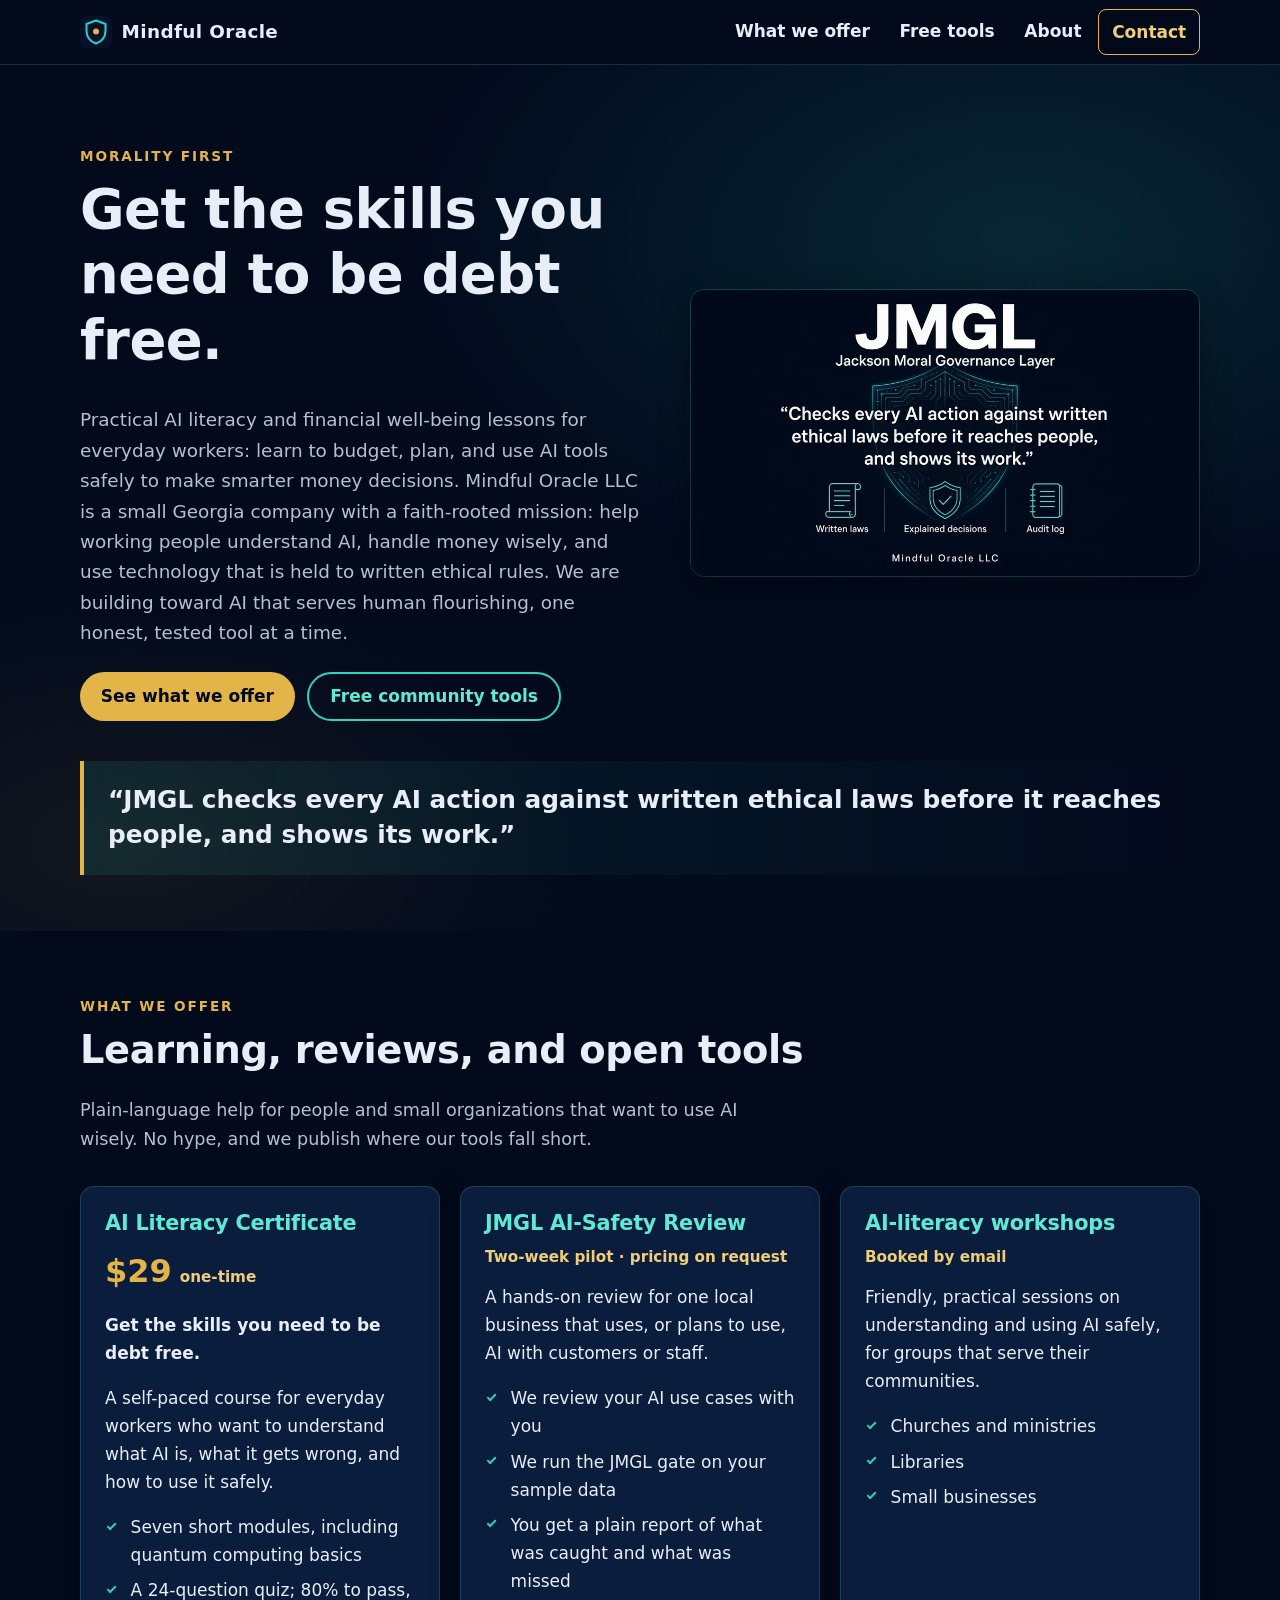
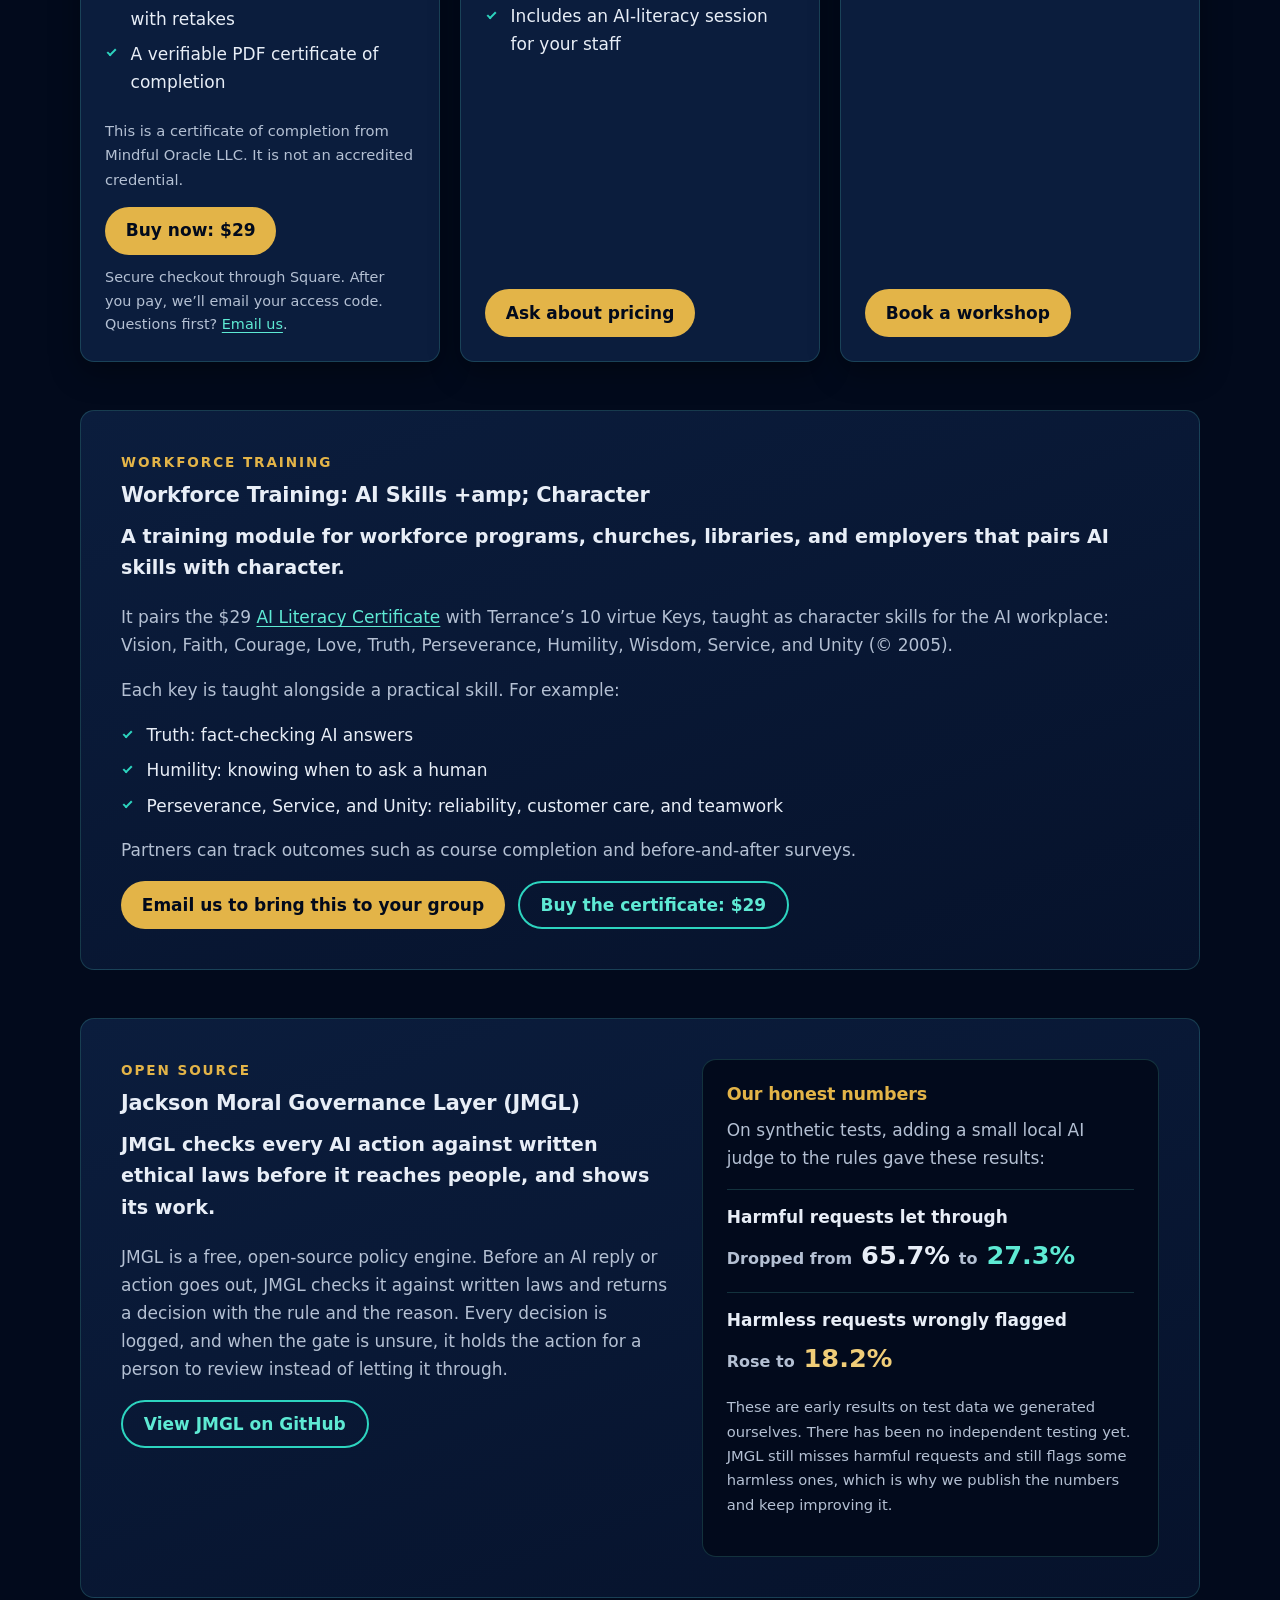
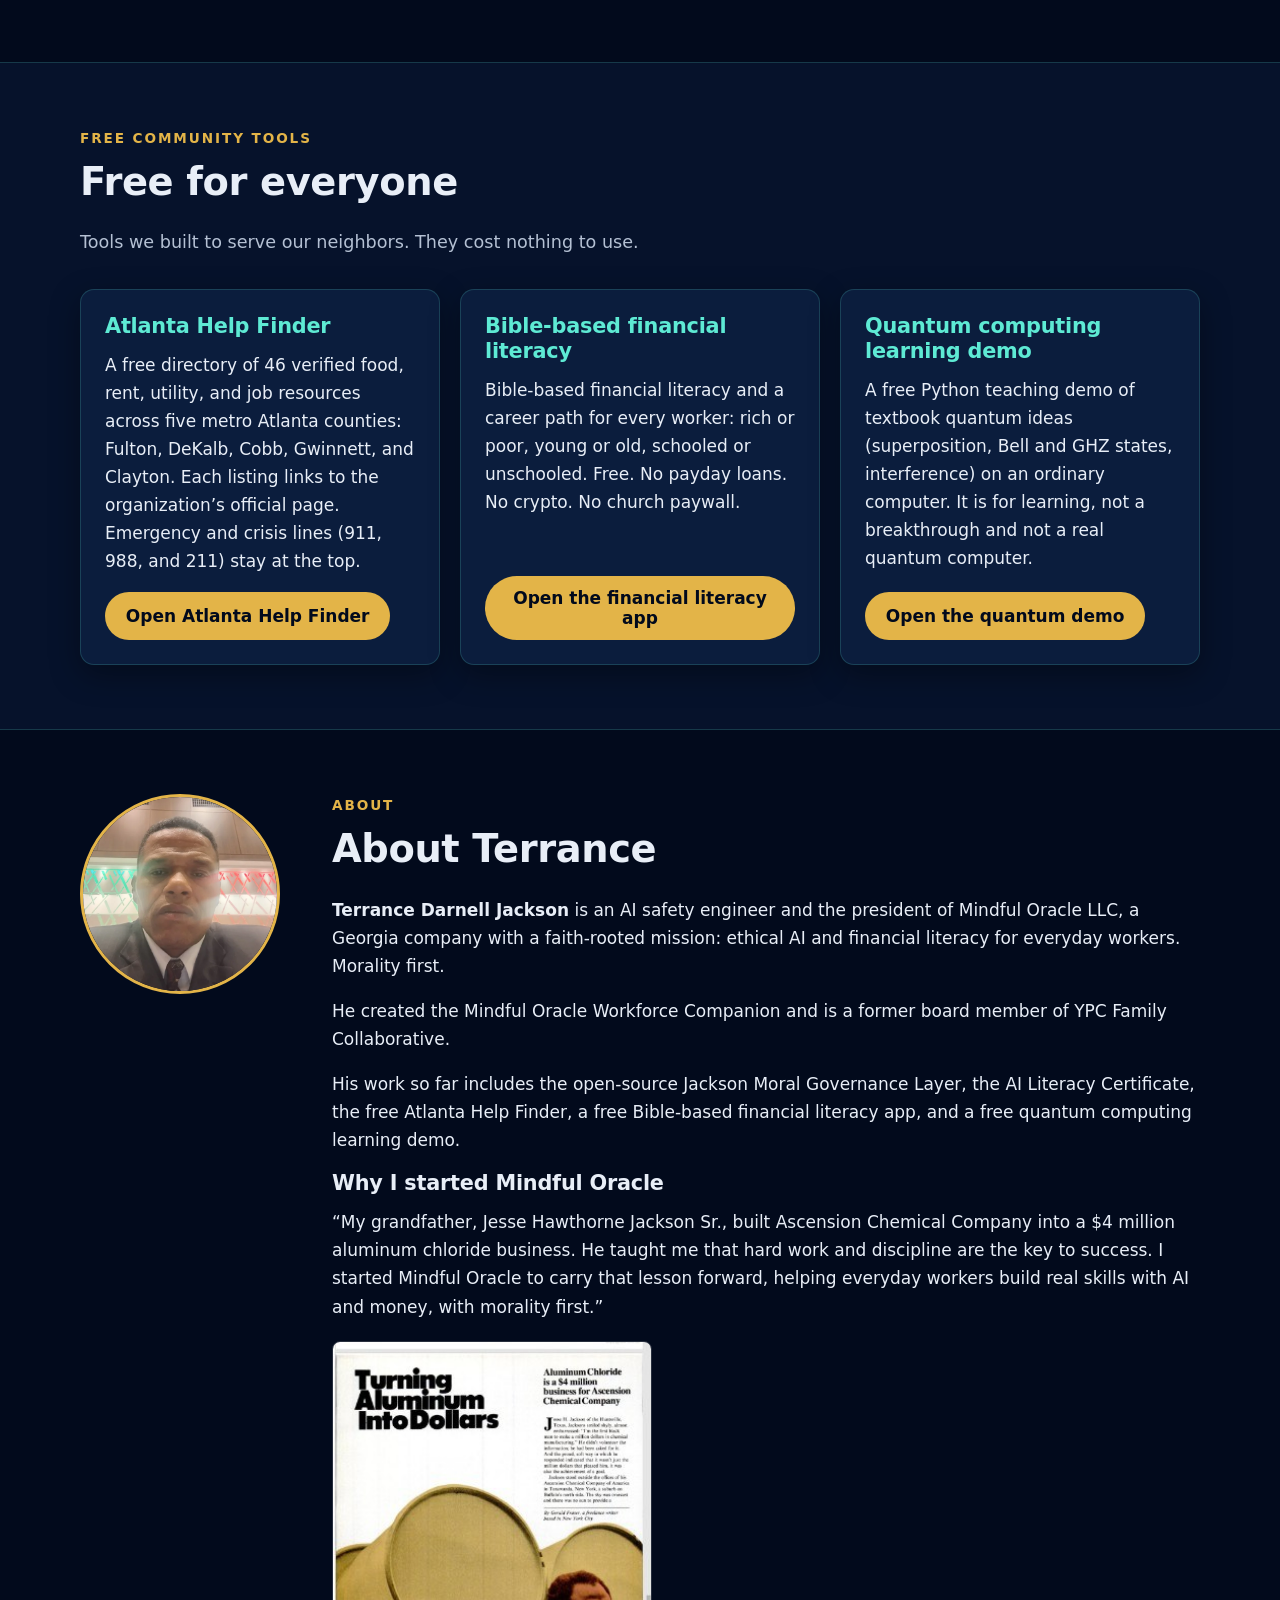
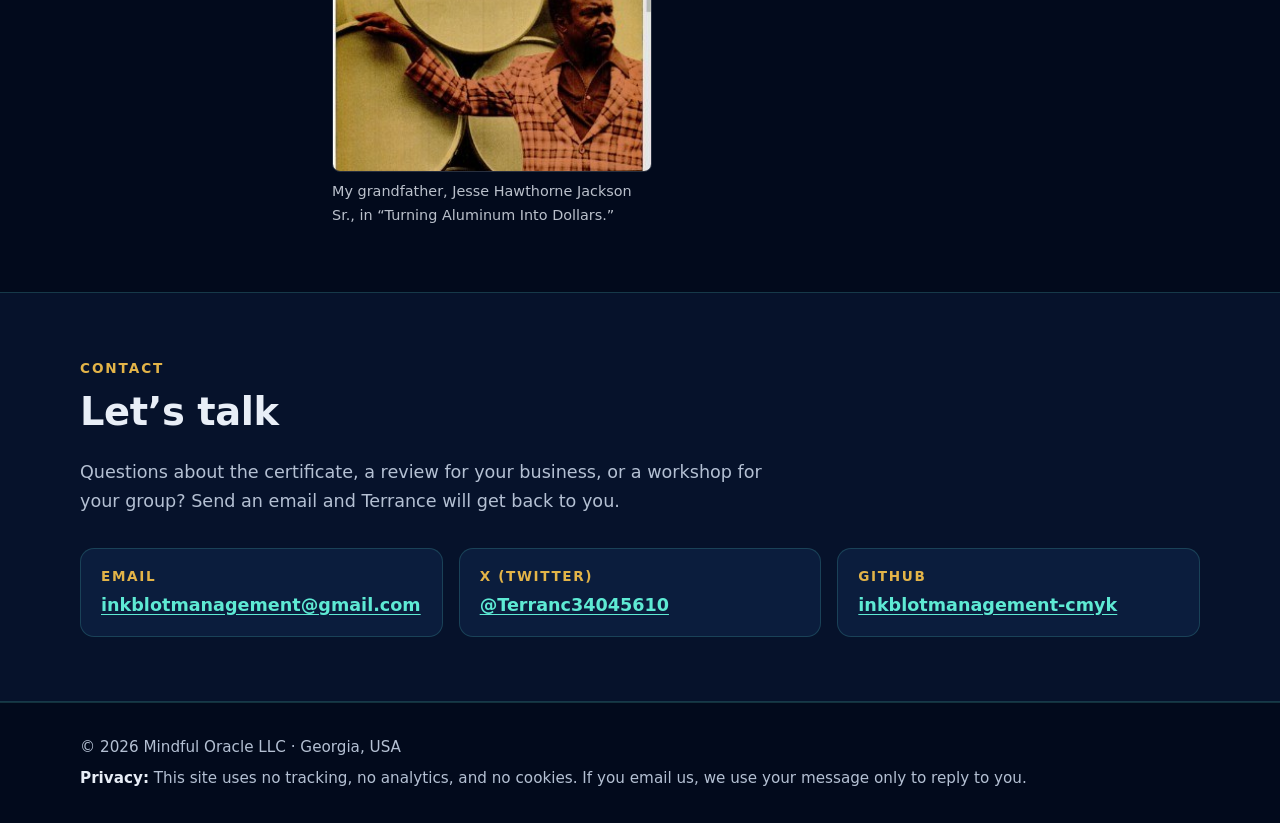
<file: index.html>
<!DOCTYPE html>
<html lang="en">
<head>
  <meta charset="utf-8">
  <meta name="viewport" content="width=device-width, initial-scale=1">
  <title>Mindful Oracle LLC | Ethical AI and money skills for workers</title>
  <meta name="description" content="Mindful Oracle LLC is a Georgia company building faith-rooted, ethical AI tools and financial literacy for everyday workers. Morality first.">
  <link rel="canonical" href="https://mindfuloracle.com/">
  <meta name="theme-color" content="#06122b">
  <link rel="icon" href="assets/favicon.svg" type="image/svg+xml">

  <!-- Open Graph / social sharing -->
  <meta property="og:type" content="website">
  <meta property="og:site_name" content="Mindful Oracle LLC">
  <meta property="og:title" content="Mindful Oracle LLC | Morality first">
  <meta property="og:description" content="Faith-rooted, ethical AI and financial literacy for everyday workers. Home of JMGL, the AI Literacy Certificate, and free community tools.">
  <meta property="og:url" content="https://mindfuloracle.com/">
  <meta property="og:image" content="https://mindfuloracle.com/assets/jmgl-graphic.jpg">
  <meta property="og:image:width" content="1280">
  <meta property="og:image:height" content="720">
  <meta property="og:image:alt" content="JMGL, Jackson Moral Governance Layer: checks every AI action against written ethical laws before it reaches people, and shows its work. Mindful Oracle LLC.">
  <meta name="twitter:card" content="summary_large_image">
  <meta name="twitter:site" content="@Terranc34045610">
  <meta name="twitter:title" content="Mindful Oracle LLC | Morality first">
  <meta name="twitter:description" content="Faith-rooted, ethical AI and financial literacy for everyday workers.">
  <meta name="twitter:image" content="https://mindfuloracle.com/assets/jmgl-graphic.jpg">

  <link rel="stylesheet" href="styles.css">
  <script>document.documentElement.classList.add("js");</script>
  <script type="application/ld+json">
  {
    "@context": "https://schema.org",
    "@type": "Organization",
    "name": "Mindful Oracle LLC",
    "url": "https://mindfuloracle.com/",
    "email": "inkblotmanagement@gmail.com",
    "founder": {"@type": "Person", "name": "Terrance Darnell Jackson"},
    "address": {"@type": "PostalAddress", "addressRegion": "GA", "addressCountry": "US"},
    "sameAs": ["https://x.com/Terranc34045610", "https://github.com/inkblotmanagement-cmyk"]
  }
  </script>
</head>
<body>
  <a class="skip-link" href="#main">Skip to main content</a>

  <header class="site-header">
    <div class="container header-inner">
      <a class="brand" href="#top" aria-label="Mindful Oracle LLC, back to top">
        <img src="assets/favicon.svg" alt="" width="32" height="32">
        <span>Mindful Oracle</span>
      </a>
      <button class="nav-toggle" type="button" aria-expanded="false" aria-controls="site-nav">
        <span class="nav-toggle-bar" aria-hidden="true"></span>
        <span class="visually-hidden">Menu</span>
      </button>
      <nav id="site-nav" class="site-nav" aria-label="Main">
        <ul>
          <li><a href="#offer">What we offer</a></li>
          <li><a href="#community">Free tools</a></li>
          <li><a href="#about">About</a></li>
          <li><a href="#contact" class="nav-cta">Contact</a></li>
        </ul>
      </nav>
    </div>
  </header>

  <main id="main">
    <!-- HERO -->
    <section class="hero" id="top" aria-labelledby="hero-title">
      <div class="container hero-grid">
        <div class="hero-copy">
          <p class="eyebrow">Morality first</p>
          <h1 id="hero-title">Get the skills you need to be debt free.</h1>
          <p class="lede">Practical AI literacy and financial well-being lessons for everyday workers: learn to budget, plan, and use AI tools safely to make smarter money decisions. Mindful Oracle LLC is a small Georgia company with a faith-rooted mission: help working people understand AI, handle money wisely, and use technology that is held to written ethical rules. We are building toward AI that serves human flourishing, one honest, tested tool at a time.</p>
          <div class="hero-actions">
            <a class="btn btn-gold" href="#offer">See what we offer</a>
            <a class="btn btn-ghost" href="#community">Free community tools</a>
          </div>
        </div>
        <figure class="hero-figure">
          <picture>
            <source type="image/webp" srcset="assets/jmgl-graphic-960.webp 960w, assets/jmgl-graphic.webp 1280w" sizes="(min-width: 900px) 520px, 92vw">
            <img src="assets/jmgl-graphic.jpg" width="1280" height="720" alt="JMGL, Jackson Moral Governance Layer: checks every AI action against written ethical laws before it reaches people, and shows its work. Written laws, explained decisions, audit log." fetchpriority="high">
          </picture>
        </figure>
      </div>
      <div class="container">
        <blockquote class="one-liner">
          <p>&ldquo;JMGL checks every AI action against written ethical laws before it reaches people, and shows its work.&rdquo;</p>
        </blockquote>
      </div>
    </section>

    <!-- WHAT WE OFFER -->
    <section class="section" id="offer" aria-labelledby="offer-title">
      <div class="container">
        <p class="eyebrow">What we offer</p>
        <h2 id="offer-title">Learning, reviews, and open tools</h2>
        <p class="section-intro">Plain-language help for people and small organizations that want to use AI wisely. No hype, and we publish where our tools fall short.</p>

        <div class="cards">
          <article class="card" aria-labelledby="cert-title">
            <div class="card-top">
              <h3 id="cert-title">AI Literacy Certificate</h3>
              <p class="price"><span class="price-amount">$29</span> <span class="price-note">one-time</span></p>
            </div>
            <p class="card-tagline"><strong>Get the skills you need to be debt free.</strong></p>
            <p>A self-paced course for everyday workers who want to understand what AI is, what it gets wrong, and how to use it safely.</p>
            <ul class="checklist">
              <li>Seven short modules, including quantum computing basics</li>
              <li>A 24-question quiz; 80% to pass, with retakes</li>
              <li>A verifiable PDF certificate of completion</li>
            </ul>
            <p class="fine-print">This is a certificate of completion from Mindful Oracle LLC. It is not an accredited credential.</p>
            <a class="btn btn-gold" href="https://square.link/u/mURpm7bV" target="_blank" rel="noopener">Buy now: $29</a>
            <p class="card-note">Secure checkout through Square. After you pay, we&rsquo;ll email your access code. Questions first? <a href="mailto:inkblotmanagement@gmail.com?subject=AI%20Literacy%20Certificate%20question">Email us</a>.</p>
          </article>

          <article class="card" aria-labelledby="review-title">
            <div class="card-top">
              <h3 id="review-title">JMGL AI-Safety Review</h3>
              <p class="price"><span class="price-note">Two-week pilot &middot; pricing on request</span></p>
            </div>
            <p>A hands-on review for one local business that uses, or plans to use, AI with customers or staff.</p>
            <ul class="checklist">
              <li>We review your AI use cases with you</li>
              <li>We run the JMGL gate on your sample data</li>
              <li>You get a plain report of what was caught and what was missed</li>
              <li>Includes an AI-literacy session for your staff</li>
            </ul>
            <a class="btn btn-gold" href="mailto:inkblotmanagement@gmail.com?subject=JMGL%20AI-Safety%20Review%20pricing&amp;body=Hi%20Terrance%2C%0A%0AI%27m%20interested%20in%20the%20two-week%20JMGL%20AI-Safety%20Review.%0A%0ABusiness%20name%3A%20%0AHow%20we%20use%20AI%3A%20%0A%0AThank%20you!">Ask about pricing</a>
          </article>

          <article class="card" aria-labelledby="workshop-title">
            <div class="card-top">
              <h3 id="workshop-title">AI-literacy workshops</h3>
              <p class="price"><span class="price-note">Booked by email</span></p>
            </div>
            <p>Friendly, practical sessions on understanding and using AI safely, for groups that serve their communities.</p>
            <ul class="checklist">
              <li>Churches and ministries</li>
              <li>Libraries</li>
              <li>Small businesses</li>
            </ul>
            <a class="btn btn-gold" href="mailto:inkblotmanagement@gmail.com?subject=AI-literacy%20workshop%20request&amp;body=Hi%20Terrance%2C%0A%0AWe%27d%20like%20to%20book%20an%20AI-literacy%20workshop.%0A%0AOrganization%3A%20%0AType%20(church%2C%20library%2C%20business)%3A%20%0AApproximate%20group%20size%3A%20%0APreferred%20dates%3A%20%0A%0AThank%20you!">Book a workshop</a>
          </article>
        </div>

        <!-- WORKFORCE TRAINING -->
        <article class="feature feature-solo" id="workforce" aria-labelledby="workforce-title">
          <div class="feature-copy">
            <p class="eyebrow">Workforce training</p>
            <h3 id="workforce-title">Workforce Training: AI Skills +amp; Character</h3>
            <p class="feature-lede">A training module for workforce programs, churches, libraries, and employers that pairs AI skills with character.</p>
            <p>It pairs the $29 <a href="#cert-title">AI Literacy Certificate</a> with Terrance&rsquo;s 10 virtue Keys, taught as character skills for the AI workplace: Vision, Faith, Courage, Love, Truth, Perseverance, Humility, Wisdom, Service, and Unity (&copy; 2005).</p>
            <p>Each key is taught alongside a practical skill. For example:</p>
            <ul class="checklist">
              <li>Truth: fact-checking AI answers</li>
              <li>Humility: knowing when to ask a human</li>
              <li>Perseverance, Service, and Unity: reliability, customer care, and teamwork</li>
            </ul>
            <p>Partners can track outcomes such as course completion and before-and-after surveys.</p>
            <div class="hero-actions">
              <a class="btn btn-gold" href="mailto:inkblotmanagement@gmail.com?subject=Workforce%20training%20module&amp;body=Hi%20Terrance%2C%0A%0AI%27m%20interested%20in%20bringing%20the%20workforce%20training%20module%20to%20our%20group.%0A%0AOrganization%3A%20%0AType%20(workforce%20program%2C%20church%2C%20library%2C%20employer)%3A%20%0AApproximate%20group%20size%3A%20%0A%0AThank%20you!">Email us to bring this to your group</a>
              <a class="btn btn-ghost" href="https://square.link/u/mURpm7bV" target="_blank" rel="noopener">Buy the certificate: $29</a>
            </div>
          </div>
        </article>

        <!-- JMGL -->
        <article class="feature" id="jmgl" aria-labelledby="jmgl-title">
          <div class="feature-copy">
            <p class="eyebrow">Open source</p>
            <h3 id="jmgl-title">Jackson Moral Governance Layer (JMGL)</h3>
            <p class="feature-lede">JMGL checks every AI action against written ethical laws before it reaches people, and shows its work.</p>
            <p>JMGL is a free, open-source policy engine. Before an AI reply or action goes out, JMGL checks it against written laws and returns a decision with the rule and the reason. Every decision is logged, and when the gate is unsure, it holds the action for a person to review instead of letting it through.</p>
            <a class="btn btn-ghost" href="https://github.com/inkblotmanagement-cmyk/JacksonMoralGovernanceLayer">View JMGL on GitHub</a>
          </div>
          <div class="results" aria-labelledby="results-title">
            <h4 id="results-title">Our honest numbers</h4>
            <p class="results-intro">On synthetic tests, adding a small local AI judge to the rules gave these results:</p>
            <dl class="stats">
              <div class="stat">
                <dt>Harmful requests let through</dt>
                <dd><span class="stat-label">Dropped from</span> <span class="stat-from">65.7%</span> <span class="stat-label">to</span> <span class="stat-to good">27.3%</span></dd>
              </div>
              <div class="stat">
                <dt>Harmless requests wrongly flagged</dt>
                <dd><span class="stat-label">Rose to</span> <span class="stat-to warn">18.2%</span></dd>
              </div>
            </dl>
            <p class="fine-print">These are early results on test data we generated ourselves. There has been no independent testing yet. JMGL still misses harmful requests and still flags some harmless ones, which is why we publish the numbers and keep improving it.</p>
          </div>
        </article>
      </div>
    </section>

    <!-- FREE COMMUNITY TOOLS -->
    <section class="section section-alt" id="community" aria-labelledby="community-title">
      <div class="container">
        <p class="eyebrow">Free community tools</p>
        <h2 id="community-title">Free for everyone</h2>
        <p class="section-intro">Tools we built to serve our neighbors. They cost nothing to use.</p>

        <div class="cards">
          <article class="card" aria-labelledby="ahf-title">
            <h3 id="ahf-title">Atlanta Help Finder</h3>
            <p>A free directory of 46 verified food, rent, utility, and job resources across five metro Atlanta counties: Fulton, DeKalb, Cobb, Gwinnett, and Clayton. Each listing links to the organization&rsquo;s official page. Emergency and crisis lines (911, 988, and 211) stay at the top.</p>
            <a class="btn btn-gold" href="https://inkblotmanagement-cmyk.github.io/atlanta-help-finder/">Open Atlanta Help Finder</a>
          </article>

          <article class="card" aria-labelledby="bible-title">
            <h3 id="bible-title">Bible-based financial literacy</h3>
            <p>Bible-based financial literacy and a career path for every worker: rich or poor, young or old, schooled or unschooled. Free. No payday loans. No crypto. No church paywall.</p>
            <a class="btn btn-gold" href="https://acre-forest-finch-fleet.grok.me">Open the financial literacy app</a>
          </article>

          <article class="card" aria-labelledby="quantum-title">
            <h3 id="quantum-title">Quantum computing learning demo</h3>
            <p>A free Python teaching demo of textbook quantum ideas (superposition, Bell and GHZ states, interference) on an ordinary computer. It is for learning, not a breakthrough and not a real quantum computer.</p>
            <a class="btn btn-gold" href="https://github.com/inkblotmanagement-cmyk/quantum-computing-demo">Open the quantum demo</a>
          </article>
        </div>
      </div>
    </section>

    <!-- ABOUT -->
    <section class="section" id="about" aria-labelledby="about-title">
      <div class="container about-grid">
        <picture>
          <source srcset="assets/terrance.webp" type="image/webp">
          <img class="about-photo" src="assets/terrance.jpg" width="600" height="600" alt="Terrance Darnell Jackson, president of Mindful Oracle LLC" loading="lazy">
        </picture>
        <div>
          <p class="eyebrow">About</p>
          <h2 id="about-title">About Terrance</h2>
          <p><strong>Terrance Darnell Jackson</strong> is an AI safety engineer and the president of Mindful Oracle LLC, a Georgia company with a faith-rooted mission: ethical AI and financial literacy for everyday workers. Morality first.</p>
          <p>He created the Mindful Oracle Workforce Companion and is a former board member of YPC Family Collaborative.</p>
          <p>His work so far includes the open-source Jackson Moral Governance Layer, the AI Literacy Certificate, the free Atlanta Help Finder, a free Bible-based financial literacy app, and a free quantum computing learning demo.</p>
          <h3>Why I started Mindful Oracle</h3>
          <p>&ldquo;My grandfather, Jesse Hawthorne Jackson Sr., built Ascension Chemical Company into a $4 million aluminum chloride business. He taught me that hard work and discipline are the key to success. I started Mindful Oracle to carry that lesson forward, helping everyday workers build real skills with AI and money, with morality first.&rdquo;</p>
          <figure class="legacy">
            <img src="assets/grandfather-article.jpg" width="313" height="423" alt="Magazine article titled Turning Aluminum Into Dollars, showing Jesse Hawthorne Jackson Sr. standing beside large drums at Ascension Chemical Company" loading="lazy">
            <figcaption>My grandfather, Jesse Hawthorne Jackson Sr., in &ldquo;Turning Aluminum Into Dollars.&rdquo;</figcaption>
          </figure>
        </div>
      </div>
    </section>

    <!-- CONTACT -->
    <section class="section section-alt" id="contact" aria-labelledby="contact-title">
      <div class="container contact">
        <p class="eyebrow">Contact</p>
        <h2 id="contact-title">Let&rsquo;s talk</h2>
        <p class="section-intro">Questions about the certificate, a review for your business, or a workshop for your group? Send an email and Terrance will get back to you.</p>
        <ul class="contact-list">
          <li>
            <span class="contact-label">Email</span>
            <a href="mailto:inkblotmanagement@gmail.com">inkblotmanagement@gmail.com</a>
          </li>
          <li>
            <span class="contact-label">X (Twitter)</span>
            <a href="https://x.com/Terranc34045610">@Terranc34045610</a>
          </li>
          <li>
            <span class="contact-label">GitHub</span>
            <a href="https://github.com/inkblotmanagement-cmyk">inkblotmanagement-cmyk</a>
          </li>
        </ul>
      </div>
    </section>
  </main>

  <footer class="site-footer">
    <div class="container footer-inner">
      <p>&copy; 2026 Mindful Oracle LLC &middot; Georgia, USA</p>
      <p class="privacy" id="privacy"><strong>Privacy:</strong> This site uses no tracking, no analytics, and no cookies. If you email us, we use your message only to reply to you.</p>
    </div>
  </footer>

  <script src="main.js" defer></script>
</body>
</html>
</file>
<file: styles.css>
/* Mindful Oracle LLC: dark navy + teal, gold accents. Mobile-first. */
:root {
  --navy-950: #020a1c;
  --navy-900: #06122b;
  --navy-800: #0b1d3d;
  --navy-700: #15294f;
  --teal-400: #2dd4bf;
  --teal-300: #5eead4;
  --gold-400: #e3b448;
  --gold-300: #f0cd78;
  --text: #e8eef7;
  --muted: #b4c0d3;
  --line: rgba(94, 234, 212, 0.18);
  --radius: 14px;
  --shadow: 0 10px 30px rgba(0, 0, 0, 0.35);
  --font: system-ui, -apple-system, "Segoe UI", Roboto, "Helvetica Neue", Arial, sans-serif;
}

*, *::before, *::after { box-sizing: border-box; }
html { scroll-behavior: smooth; scroll-padding-top: 4.5rem; -webkit-text-size-adjust: 100%; }
@media (prefers-reduced-motion: reduce) { html { scroll-behavior: auto; } *, *::before, *::after { transition: none !important; } }

body {
  margin: 0;
  font-family: var(--font);
  font-size: 1.0625rem;
  line-height: 1.65;
  color: var(--text);
  background: var(--navy-950);
}
img { max-width: 100%; height: auto; display: block; }
a { color: var(--teal-300); text-underline-offset: 3px; }
a:hover { color: var(--gold-300); }
:focus-visible { outline: 3px solid var(--gold-400); outline-offset: 3px; border-radius: 4px; }
h1, h2, h3, h4 { line-height: 1.2; margin: 0 0 0.6em; letter-spacing: -0.01em; }
h1 { font-size: clamp(2rem, 7vw, 3.4rem); }
h2 { font-size: clamp(1.6rem, 5vw, 2.4rem); }
h3 { font-size: 1.3rem; }
h4 { font-size: 1.1rem; }
p { margin: 0 0 1em; }

.container { width: min(1120px, 100% - 2.5rem); margin-inline: auto; }
.visually-hidden {
  position: absolute !important; width: 1px; height: 1px; padding: 0; margin: -1px;
  overflow: hidden; clip: rect(0 0 0 0); white-space: nowrap; border: 0;
}
.skip-link {
  position: absolute; left: 1rem; top: -3rem; z-index: 100;
  background: var(--gold-400); color: var(--navy-950); padding: 0.6rem 1rem;
  border-radius: 8px; font-weight: 700; text-decoration: none;
}
.skip-link:focus { top: 1rem; }

/* Header */
.site-header {
  position: sticky; top: 0; z-index: 50;
  background: rgba(2, 10, 28, 0.92);
  backdrop-filter: blur(8px);
  border-bottom: 1px solid var(--line);
}
.header-inner { display: flex; align-items: center; justify-content: space-between; min-height: 4rem; gap: 1rem; flex-wrap: wrap; }
.brand { display: inline-flex; align-items: center; gap: 0.6rem; color: var(--text); text-decoration: none; font-weight: 700; font-size: 1.15rem; letter-spacing: 0.02em; }
.brand:hover { color: var(--gold-300); }
.nav-toggle {
  display: inline-flex; align-items: center; justify-content: center;
  width: 44px; height: 44px; background: transparent; border: 1px solid var(--line);
  border-radius: 10px; cursor: pointer; color: var(--text);
}
.nav-toggle-bar, .nav-toggle-bar::before, .nav-toggle-bar::after {
  display: block; width: 20px; height: 2px; background: currentColor; border-radius: 2px; position: relative;
}
.nav-toggle-bar::before, .nav-toggle-bar::after { content: ""; position: absolute; left: 0; }
.nav-toggle-bar::before { top: -6px; }
.nav-toggle-bar::after { top: 6px; }
.site-nav { flex-basis: 100%; }
.site-nav ul { list-style: none; margin: 0; padding: 0 0 1rem; display: grid; gap: 0.25rem; }
.site-nav a { display: block; padding: 0.7rem 0.5rem; color: var(--text); text-decoration: none; border-radius: 8px; font-weight: 600; }
.site-nav a:hover { background: var(--navy-800); color: var(--gold-300); }
.js .site-nav { display: none; }
.js .site-nav.open { display: block; }

@media (min-width: 760px) {
  .nav-toggle { display: none; }
  .site-nav, .js .site-nav { display: block; flex-basis: auto; }
  .site-nav ul { display: flex; padding: 0; gap: 0.25rem; }
  .site-nav a { padding: 0.5rem 0.8rem; }
  .site-nav a.nav-cta { border: 1px solid var(--gold-400); color: var(--gold-300); }
}

/* Buttons */
.btn {
  display: inline-flex; align-items: center; justify-content: center;
  min-height: 48px; padding: 0.75rem 1.3rem; border-radius: 999px;
  font-weight: 700; text-decoration: none; text-align: center; line-height: 1.2;
  transition: transform 0.15s ease, background-color 0.15s ease, color 0.15s ease;
}
.btn:hover { transform: translateY(-1px); }
.btn-gold { background: var(--gold-400); color: var(--navy-950); }
.btn-gold:hover { background: var(--gold-300); color: var(--navy-950); }
.btn-ghost { border: 2px solid var(--teal-400); color: var(--teal-300); }
.btn-ghost:hover { background: rgba(45, 212, 191, 0.12); color: var(--teal-300); }

/* Hero */
.hero {
  padding: 3rem 0 2.5rem;
  background:
    radial-gradient(ellipse 70% 60% at 80% 20%, rgba(45, 212, 191, 0.14), transparent 70%),
    radial-gradient(ellipse 50% 40% at 10% 90%, rgba(227, 180, 72, 0.08), transparent 70%),
    var(--navy-950);
}
.hero-grid { display: grid; gap: 2rem; align-items: center; }
.eyebrow { color: var(--gold-400); font-weight: 700; letter-spacing: 0.14em; text-transform: uppercase; font-size: 0.85rem; margin-bottom: 0.6rem; }
.lede { font-size: 1.15rem; color: var(--muted); max-width: 38rem; }
.hero-actions { display: flex; flex-wrap: wrap; gap: 0.8rem; margin-top: 1.5rem; }
.hero-figure { margin: 0; }
.hero-figure img { border-radius: var(--radius); border: 1px solid var(--line); box-shadow: var(--shadow); }
.one-liner {
  margin: 2.5rem 0 0; padding: 1.4rem 1.5rem;
  border-left: 4px solid var(--gold-400);
  background: linear-gradient(90deg, rgba(45, 212, 191, 0.1), rgba(45, 212, 191, 0));
  border-radius: 0 var(--radius) var(--radius) 0;
}
.one-liner p { margin: 0; font-size: clamp(1.15rem, 3.5vw, 1.55rem); font-weight: 600; line-height: 1.4; }
@media (min-width: 900px) {
  .hero { padding: 5rem 0 3.5rem; }
  .hero-grid { grid-template-columns: 1.1fr 1fr; gap: 3rem; }
}

/* Sections */
.section { padding: 4rem 0; }
.section-alt { background: var(--navy-900); border-block: 1px solid var(--line); }
.section-intro { color: var(--muted); max-width: 44rem; font-size: 1.1rem; margin-bottom: 2rem; }

.cards { display: grid; gap: 1.25rem; }
@media (min-width: 760px) { .cards-2 { grid-template-columns: repeat(2, 1fr); } }
@media (min-width: 960px) { .cards { grid-template-columns: repeat(3, 1fr); } .cards-2 { grid-template-columns: repeat(2, 1fr); } }
.card {
  display: flex; flex-direction: column; align-items: flex-start;
  background: var(--navy-800); border: 1px solid var(--line);
  border-radius: var(--radius); padding: 1.5rem; box-shadow: var(--shadow);
}
.card h3 { color: var(--teal-300); }
.card .btn { margin-top: auto; }
.card-top { width: 100%; }
.price { margin: -0.2rem 0 0.8rem; display: flex; align-items: baseline; gap: 0.5rem; flex-wrap: wrap; }
.price-amount { font-size: 2rem; font-weight: 800; color: var(--gold-400); }
.price-note { color: var(--gold-300); font-weight: 600; font-size: 0.95rem; }
.checklist { list-style: none; padding: 0; margin: 0 0 1rem; }
.checklist li { position: relative; padding-left: 1.6rem; margin-bottom: 0.45rem; }
.checklist li::before {
  content: ""; position: absolute; left: 0.1rem; top: 0.55em;
  width: 0.55rem; height: 0.3rem; border-left: 2px solid var(--teal-400); border-bottom: 2px solid var(--teal-400);
  transform: rotate(-45deg);
}
.fine-print { font-size: 0.92rem; color: var(--muted); }
.card-note { font-size: 0.9rem; color: var(--muted); margin: 0.7rem 0 0; }

/* JMGL feature */
.feature {
  margin-top: 3rem; display: grid; gap: 2rem;
  padding: 1.75rem; border-radius: var(--radius);
  background: linear-gradient(160deg, var(--navy-800), var(--navy-900));
  border: 1px solid var(--line);
}
.feature-lede { font-size: 1.2rem; font-weight: 600; color: var(--text); }
.feature-copy p:not(.eyebrow):not(.feature-lede) { color: var(--muted); }
.results { background: var(--navy-950); border: 1px solid var(--line); border-radius: var(--radius); padding: 1.5rem; }
.results h4 { color: var(--gold-400); }
.results-intro { color: var(--muted); }
.stats { margin: 0 0 1rem; display: grid; gap: 1rem; }
.stat { border-top: 1px solid var(--line); padding-top: 0.8rem; }
.stat dt { font-weight: 600; }
.stat dd { margin: 0.2rem 0 0; font-size: 1.6rem; font-weight: 800; }
.stat-from { color: var(--text); }
.stat-to.good { color: var(--teal-300); }
.stat-to.warn { color: var(--gold-300); }
.stat-label { font-size: 1rem; font-weight: 600; color: var(--muted); }
@media (min-width: 900px) { .feature { grid-template-columns: 1.2fr 1fr; padding: 2.5rem; } }
@media (min-width: 900px) { .feature-solo { grid-template-columns: 1fr; } }
.feature-solo .hero-actions { margin-top: 1rem; }

/* About */
.about-grid { display: grid; gap: 2rem; align-items: start; }
.about-photo { width: 160px; height: 160px; border-radius: 50%; border: 3px solid var(--gold-400); object-fit: cover; }
.about-photo.placeholder {
  display: flex; align-items: center; justify-content: center;
  background: radial-gradient(circle at 30% 30%, var(--navy-700), var(--navy-900));
  color: var(--gold-300); font-size: 2.6rem; font-weight: 800; letter-spacing: 0.05em;
}
.todo-note { border: 1px dashed var(--gold-400); border-radius: 10px; padding: 0.8rem 1rem; color: var(--muted); }
@media (min-width: 760px) { .about-grid { grid-template-columns: 220px 1fr; } .about-photo { width: 200px; height: 200px; } }

/* Contact */
.contact-list { list-style: none; padding: 0; margin: 0; display: grid; gap: 1rem; }
.contact-list li { background: var(--navy-800); border: 1px solid var(--line); border-radius: var(--radius); padding: 1rem 1.25rem; display: grid; gap: 0.2rem; }
.contact-label { font-size: 0.85rem; text-transform: uppercase; letter-spacing: 0.12em; color: var(--gold-400); font-weight: 700; }
.contact-list a { font-size: 1.1rem; font-weight: 600; word-break: break-word; }
@media (min-width: 760px) { .contact-list { grid-template-columns: repeat(3, 1fr); } }

/* Footer */
.site-footer { padding: 2rem 0; border-top: 1px solid var(--line); background: var(--navy-950); color: var(--muted); font-size: 0.95rem; }
.footer-inner { display: grid; gap: 0.4rem; }
.footer-inner p { margin: 0; }
.privacy strong { color: var(--text); }

.legacy { margin: 1.25rem 0 0; max-width: 320px; }
.legacy img { width: 100%; height: auto; border-radius: 8px; border: 1px solid rgba(255,255,255,.15); }
.legacy figcaption { font-size: .9rem; opacity: .8; margin-top: .5rem; }
</file>
